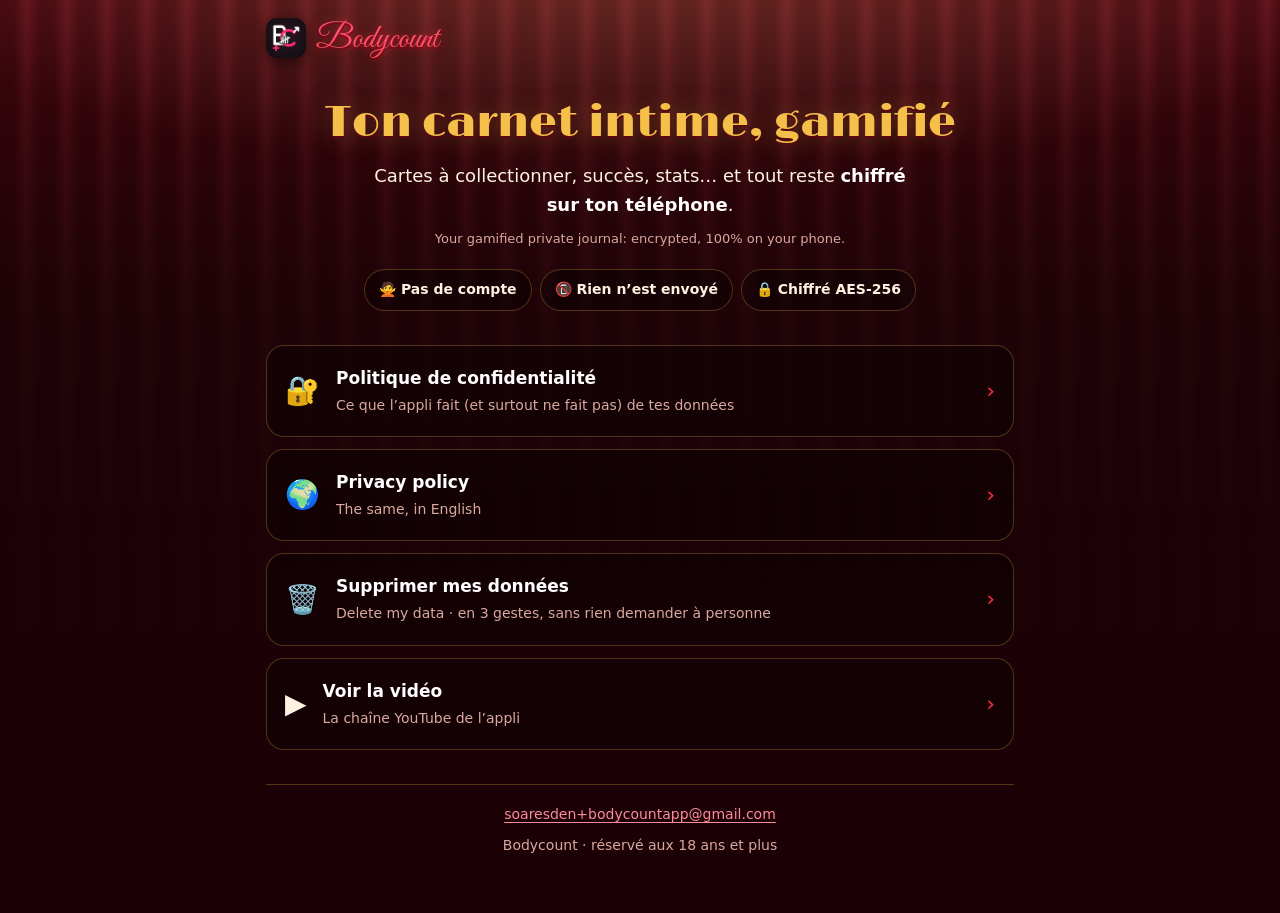
<file: index.html>
<!doctype html>
<html lang="fr">
<head>
<meta charset="utf-8">
<meta name="viewport" content="width=device-width, initial-scale=1">
<title>Bodycount</title>
<meta name="description" content="Bodycount : carnet intime gamifié, chiffré, 100 % sur ton téléphone. Confidentialité et suppression des données.">
<meta name="theme-color" content="#2A0409">
<link rel="icon" href="assets/icone.png">
<link rel="stylesheet" href="assets/style.css">
</head>
<body>
<div class="wrap">
<header class="top"><a class="brand" href="./"><img src="assets/icone.png" alt=""><span>Bodycount</span></a></header>

<section class="hero">
  <h1>Ton carnet intime, gamifié</h1>
  <p>Cartes à collectionner, succès, stats… et tout reste <strong>chiffré sur ton téléphone</strong>.</p>
  <p class="upd" lang="en">Your gamified private journal: encrypted, 100% on your phone.</p>
  <div class="pills"><span>🙅 Pas de compte</span><span>📵 Rien n’est envoyé</span><span>🔒 Chiffré AES-256</span></div>
</section>

<nav class="links">
  <a href="politique-de-confidentialite.html"><span class="ico">🔐</span><span><b>Politique de confidentialité</b><small>Ce que l’appli fait (et surtout ne fait pas) de tes données</small></span><span class="go">›</span></a>
  <a href="privacy-policy.html" lang="en"><span class="ico">🌍</span><span><b>Privacy policy</b><small>The same, in English</small></span><span class="go">›</span></a>
  <a href="supprimer-mes-donnees.html"><span class="ico">🗑️</span><span><b>Supprimer mes données</b><small>Delete my data · en 3 gestes, sans rien demander à personne</small></span><span class="go">›</span></a>
  <a href="https://www.youtube.com/@BodyCountApp"><span class="ico">▶️</span><span><b>Voir la vidéo</b><small>La chaîne YouTube de l’appli</small></span><span class="go">›</span></a>
</nav>

<footer><nav><a href="mailto:soaresden+bodycountapp@gmail.com">soaresden+bodycountapp@gmail.com</a></nav>Bodycount · réservé aux 18 ans et plus</footer>
</div>
</body>
</html>
</file>
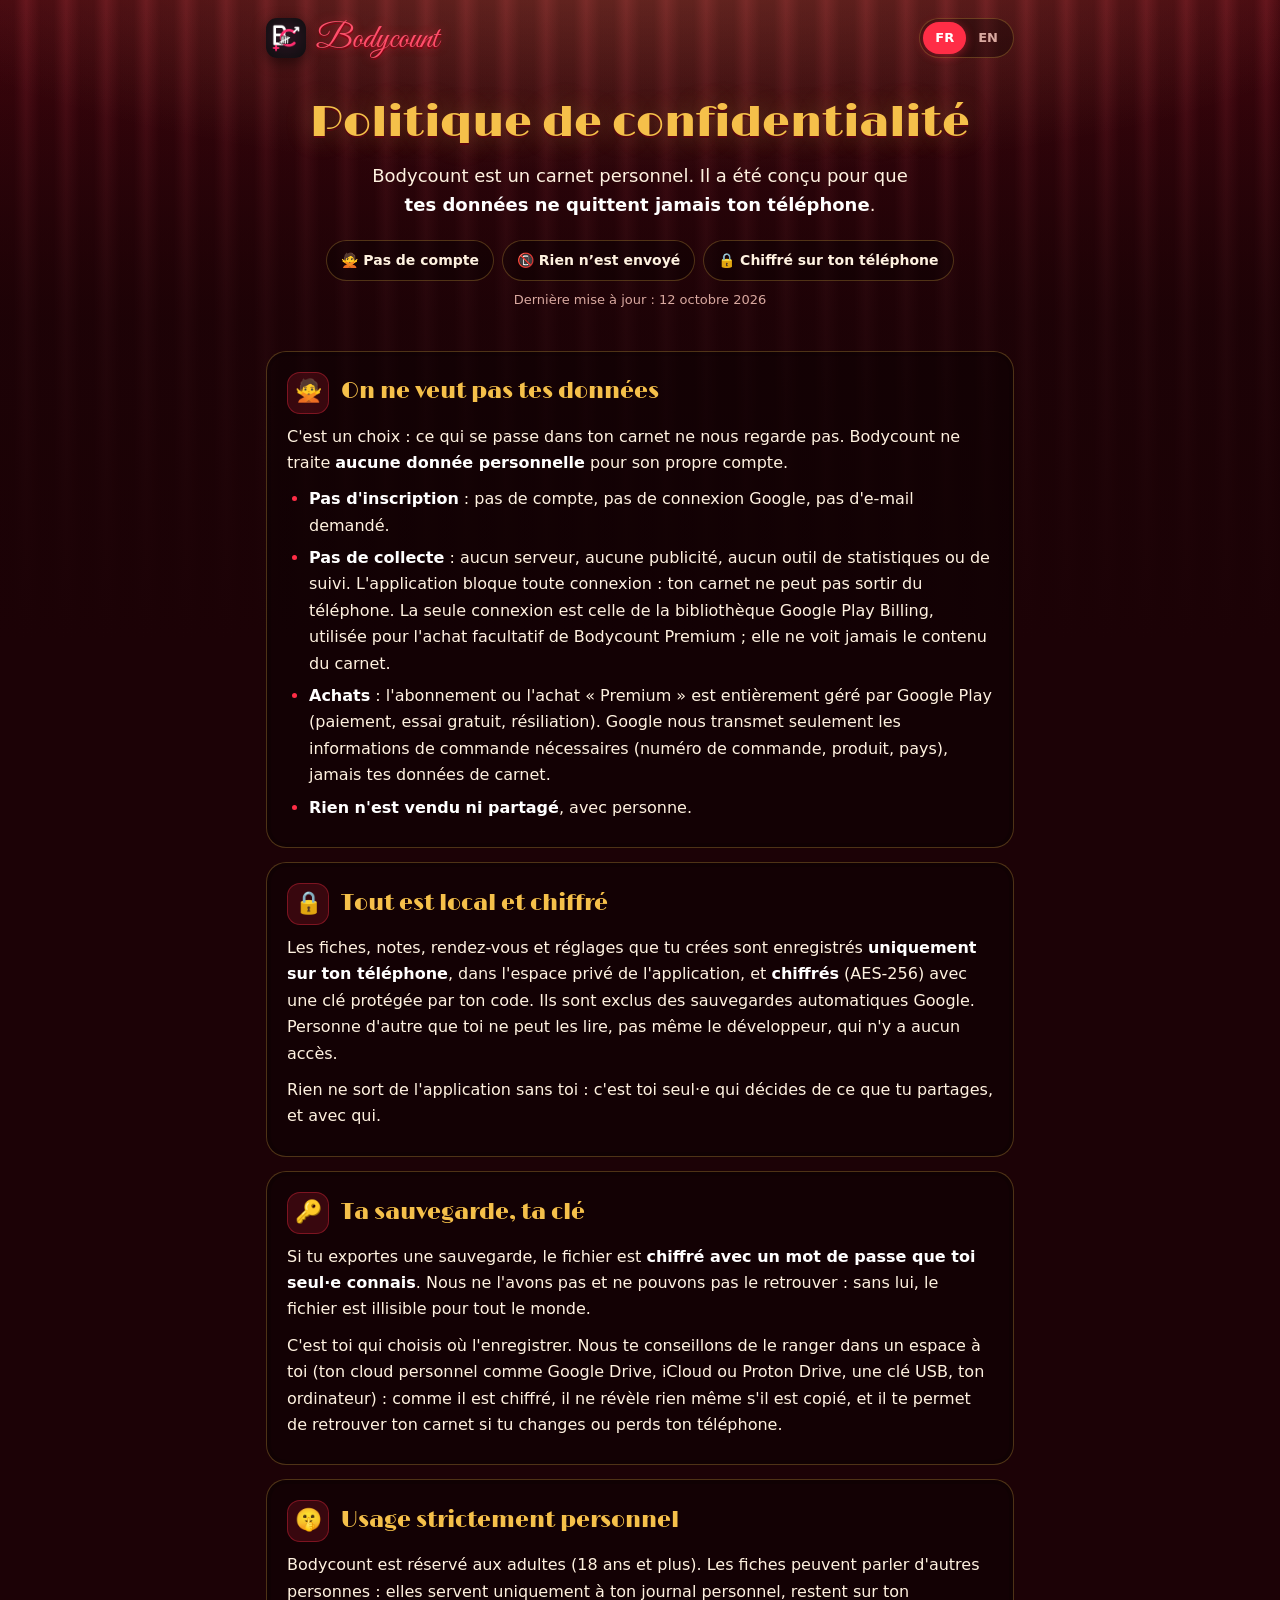
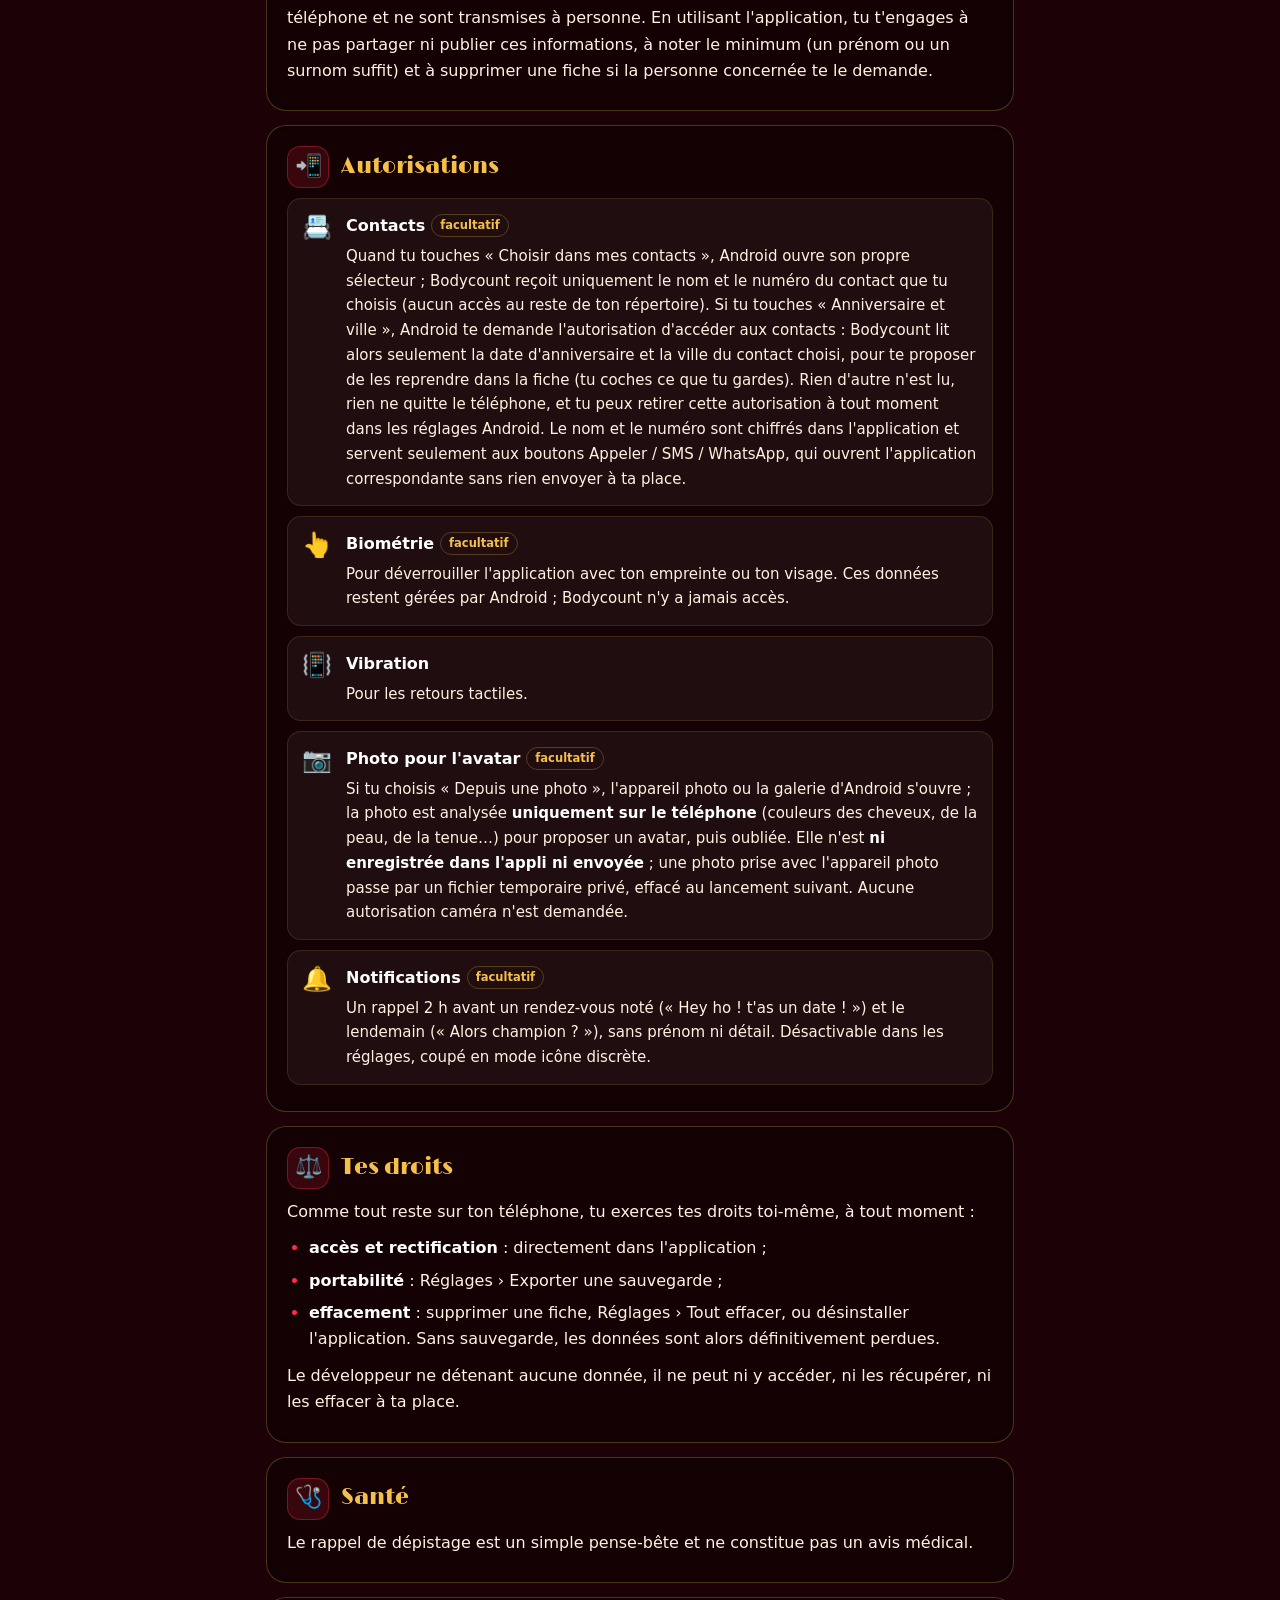
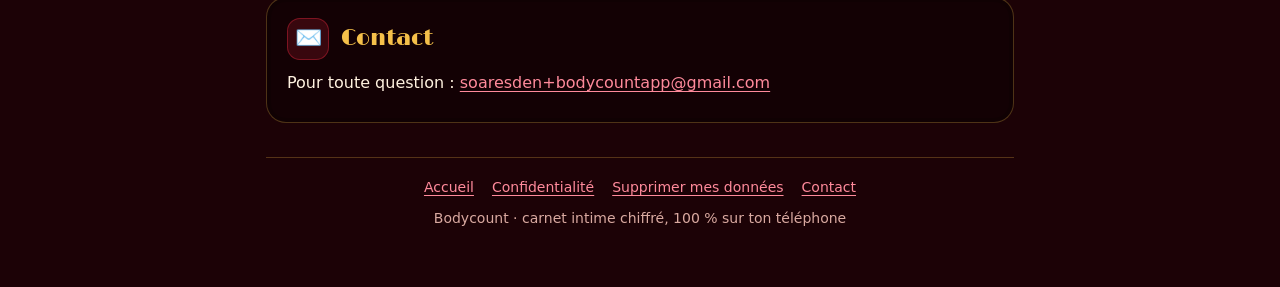
<file: politique-de-confidentialite.html>
<!doctype html>
<html lang="fr">
<head>
<meta charset="utf-8">
<meta name="viewport" content="width=device-width, initial-scale=1">
<title>Politique de confidentialité de Bodycount</title>
<meta name="description" content="Bodycount ne collecte aucune donnée : ton carnet reste chiffré sur ton téléphone.">
<meta name="theme-color" content="#2A0409">
<link rel="icon" href="assets/icone.png">
<link rel="stylesheet" href="assets/style.css">
</head>
<body>
<div class="wrap">
<header class="top"><a class="brand" href="./"><img src="assets/icone.png" alt=""><span>Bodycount</span></a>
<nav class="lang"><a href="politique-de-confidentialite.html" class="on" lang="fr">FR</a><a href="privacy-policy.html" class="" lang="en">EN</a></nav></header>
<section class="hero"><h1>Politique de confidentialité</h1><p>Bodycount est un carnet personnel. Il a été conçu pour que <strong>tes données ne quittent jamais ton téléphone</strong>.</p>
<div class="pills"><span>🙅 Pas de compte</span><span>📵 Rien n’est envoyé</span><span>🔒 Chiffré sur ton téléphone</span></div><p class="upd">Dernière mise à jour : 12 octobre 2026</p></section>
<section class="card"><h2><span class="ico">🙅</span>On ne veut pas tes données</h2>
<p>C'est un choix : ce qui se passe dans ton carnet ne nous regarde pas. Bodycount ne traite <strong>aucune donnée personnelle</strong> pour son propre compte.</p>
<ul>
  <li><strong>Pas d'inscription</strong> : pas de compte, pas de connexion Google, pas d'e-mail demandé.</li>
  <li><strong>Pas de collecte</strong> : aucun serveur, aucune publicité, aucun outil de statistiques ou de suivi. L'application bloque toute connexion : ton carnet ne peut pas sortir du téléphone. La seule connexion est celle de la bibliothèque Google Play Billing, utilisée pour l'achat facultatif de Bodycount Premium ; elle ne voit jamais le contenu du carnet.</li>
  <li><strong>Achats</strong> : l'abonnement ou l'achat « Premium » est entièrement géré par Google Play (paiement, essai gratuit, résiliation). Google nous transmet seulement les informations de commande nécessaires (numéro de commande, produit, pays), jamais tes données de carnet.</li>
  <li><strong>Rien n'est vendu ni partagé</strong>, avec personne.</li>
</ul>
</section>
<section class="card"><h2><span class="ico">🔒</span>Tout est local et chiffré</h2>
<p>Les fiches, notes, rendez-vous et réglages que tu crées sont enregistrés <strong>uniquement sur ton téléphone</strong>, dans l'espace privé de l'application, et <strong>chiffrés</strong> (AES-256) avec une clé protégée par ton code. Ils sont exclus des sauvegardes automatiques Google. Personne d'autre que toi ne peut les lire, pas même le développeur, qui n'y a aucun accès.</p>
<p>Rien ne sort de l'application sans toi : c'est toi seul·e qui décides de ce que tu partages, et avec qui.</p>
</section>
<section class="card"><h2><span class="ico">🔑</span>Ta sauvegarde, ta clé</h2>
<p>Si tu exportes une sauvegarde, le fichier est <strong>chiffré avec un mot de passe que toi seul·e connais</strong>. Nous ne l'avons pas et ne pouvons pas le retrouver : sans lui, le fichier est illisible pour tout le monde.</p>
<p>C'est toi qui choisis où l'enregistrer. Nous te conseillons de le ranger dans un espace à toi (ton cloud personnel comme Google Drive, iCloud ou Proton Drive, une clé USB, ton ordinateur) : comme il est chiffré, il ne révèle rien même s'il est copié, et il te permet de retrouver ton carnet si tu changes ou perds ton téléphone.</p>
</section>
<section class="card"><h2><span class="ico">🤫</span>Usage strictement personnel</h2>
<p>Bodycount est réservé aux adultes (18 ans et plus). Les fiches peuvent parler d'autres personnes : elles servent uniquement à ton journal personnel, restent sur ton téléphone et ne sont transmises à personne. En utilisant l'application, tu t'engages à ne pas partager ni publier ces informations, à noter le minimum (un prénom ou un surnom suffit) et à supprimer une fiche si la personne concernée te le demande.</p>
</section>
<section class="card"><h2><span class="ico">📲</span>Autorisations</h2>
<ul class="perms">
  <li><span class="pi">📇</span><div><span class="pn">Contacts</span><span class="tag">facultatif</span><p>Quand tu touches « Choisir dans mes contacts », Android ouvre son propre sélecteur ; Bodycount reçoit uniquement le nom et le numéro du contact que tu choisis (aucun accès au reste de ton répertoire). Si tu touches « Anniversaire et ville », Android te demande l'autorisation d'accéder aux contacts : Bodycount lit alors seulement la date d'anniversaire et la ville du contact choisi, pour te proposer de les reprendre dans la fiche (tu coches ce que tu gardes). Rien d'autre n'est lu, rien ne quitte le téléphone, et tu peux retirer cette autorisation à tout moment dans les réglages Android. Le nom et le numéro sont chiffrés dans l'application et servent seulement aux boutons Appeler / SMS / WhatsApp, qui ouvrent l'application correspondante sans rien envoyer à ta place.</p></div></li>
  <li><span class="pi">👆</span><div><span class="pn">Biométrie</span><span class="tag">facultatif</span><p>Pour déverrouiller l'application avec ton empreinte ou ton visage. Ces données restent gérées par Android ; Bodycount n'y a jamais accès.</p></div></li>
  <li><span class="pi">📳</span><div><span class="pn">Vibration</span><p>Pour les retours tactiles.</p></div></li>
  <li><span class="pi">📷</span><div><span class="pn">Photo pour l'avatar</span><span class="tag">facultatif</span><p>Si tu choisis « Depuis une photo », l'appareil photo ou la galerie d'Android s'ouvre ; la photo est analysée <strong>uniquement sur le téléphone</strong> (couleurs des cheveux, de la peau, de la tenue…) pour proposer un avatar, puis oubliée. Elle n'est <strong>ni enregistrée dans l'appli ni envoyée</strong> ; une photo prise avec l'appareil photo passe par un fichier temporaire privé, effacé au lancement suivant. Aucune autorisation caméra n'est demandée.</p></div></li>
  <li><span class="pi">🔔</span><div><span class="pn">Notifications</span><span class="tag">facultatif</span><p>Un rappel 2 h avant un rendez-vous noté (« Hey ho ! t'as un date ! ») et le lendemain (« Alors champion ? »), sans prénom ni détail. Désactivable dans les réglages, coupé en mode icône discrète.</p></div></li>
</ul>
</section>
<section class="card"><h2><span class="ico">⚖️</span>Tes droits</h2>
<p>Comme tout reste sur ton téléphone, tu exerces tes droits toi-même, à tout moment :</p>
<ul>
  <li><strong>accès et rectification</strong> : directement dans l'application ;</li>
  <li><strong>portabilité</strong> : Réglages › Exporter une sauvegarde ;</li>
  <li><strong>effacement</strong> : supprimer une fiche, Réglages › Tout effacer, ou désinstaller l'application. Sans sauvegarde, les données sont alors définitivement perdues.</li>
</ul>
<p>Le développeur ne détenant aucune donnée, il ne peut ni y accéder, ni les récupérer, ni les effacer à ta place.</p>
</section>
<section class="card"><h2><span class="ico">🩺</span>Santé</h2>
<p>Le rappel de dépistage est un simple pense-bête et ne constitue pas un avis médical.</p>
</section>
<section class="card"><h2><span class="ico">✉️</span>Contact</h2>
<p>Pour toute question : <a href="mailto:soaresden+bodycountapp@gmail.com">soaresden+bodycountapp@gmail.com</a></p>
</section>
<footer><nav><a href="./">Accueil</a><a href="politique-de-confidentialite.html">Confidentialité</a><a href="supprimer-mes-donnees.html">Supprimer mes données</a><a href="mailto:soaresden+bodycountapp@gmail.com">Contact</a></nav>Bodycount · carnet intime chiffré, 100 % sur ton téléphone</footer>
</div>
</body>
</html>
</file>
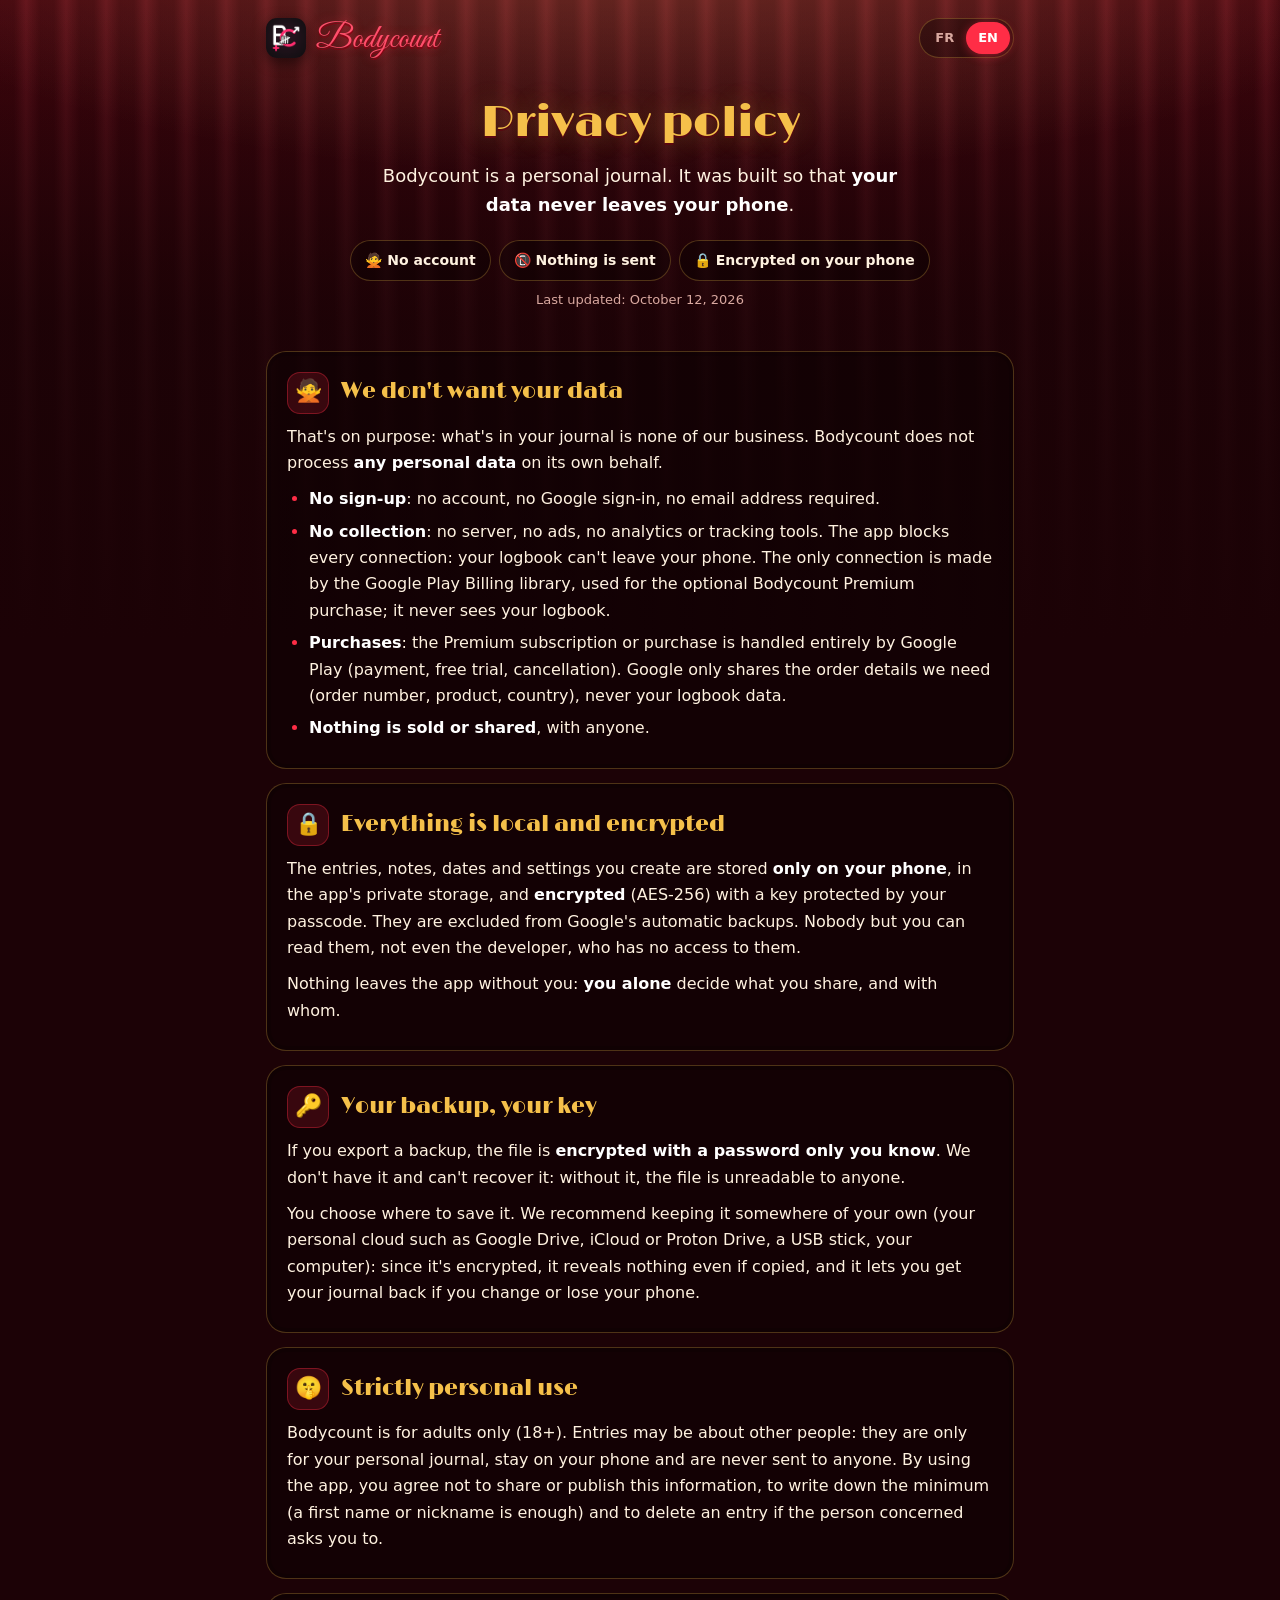
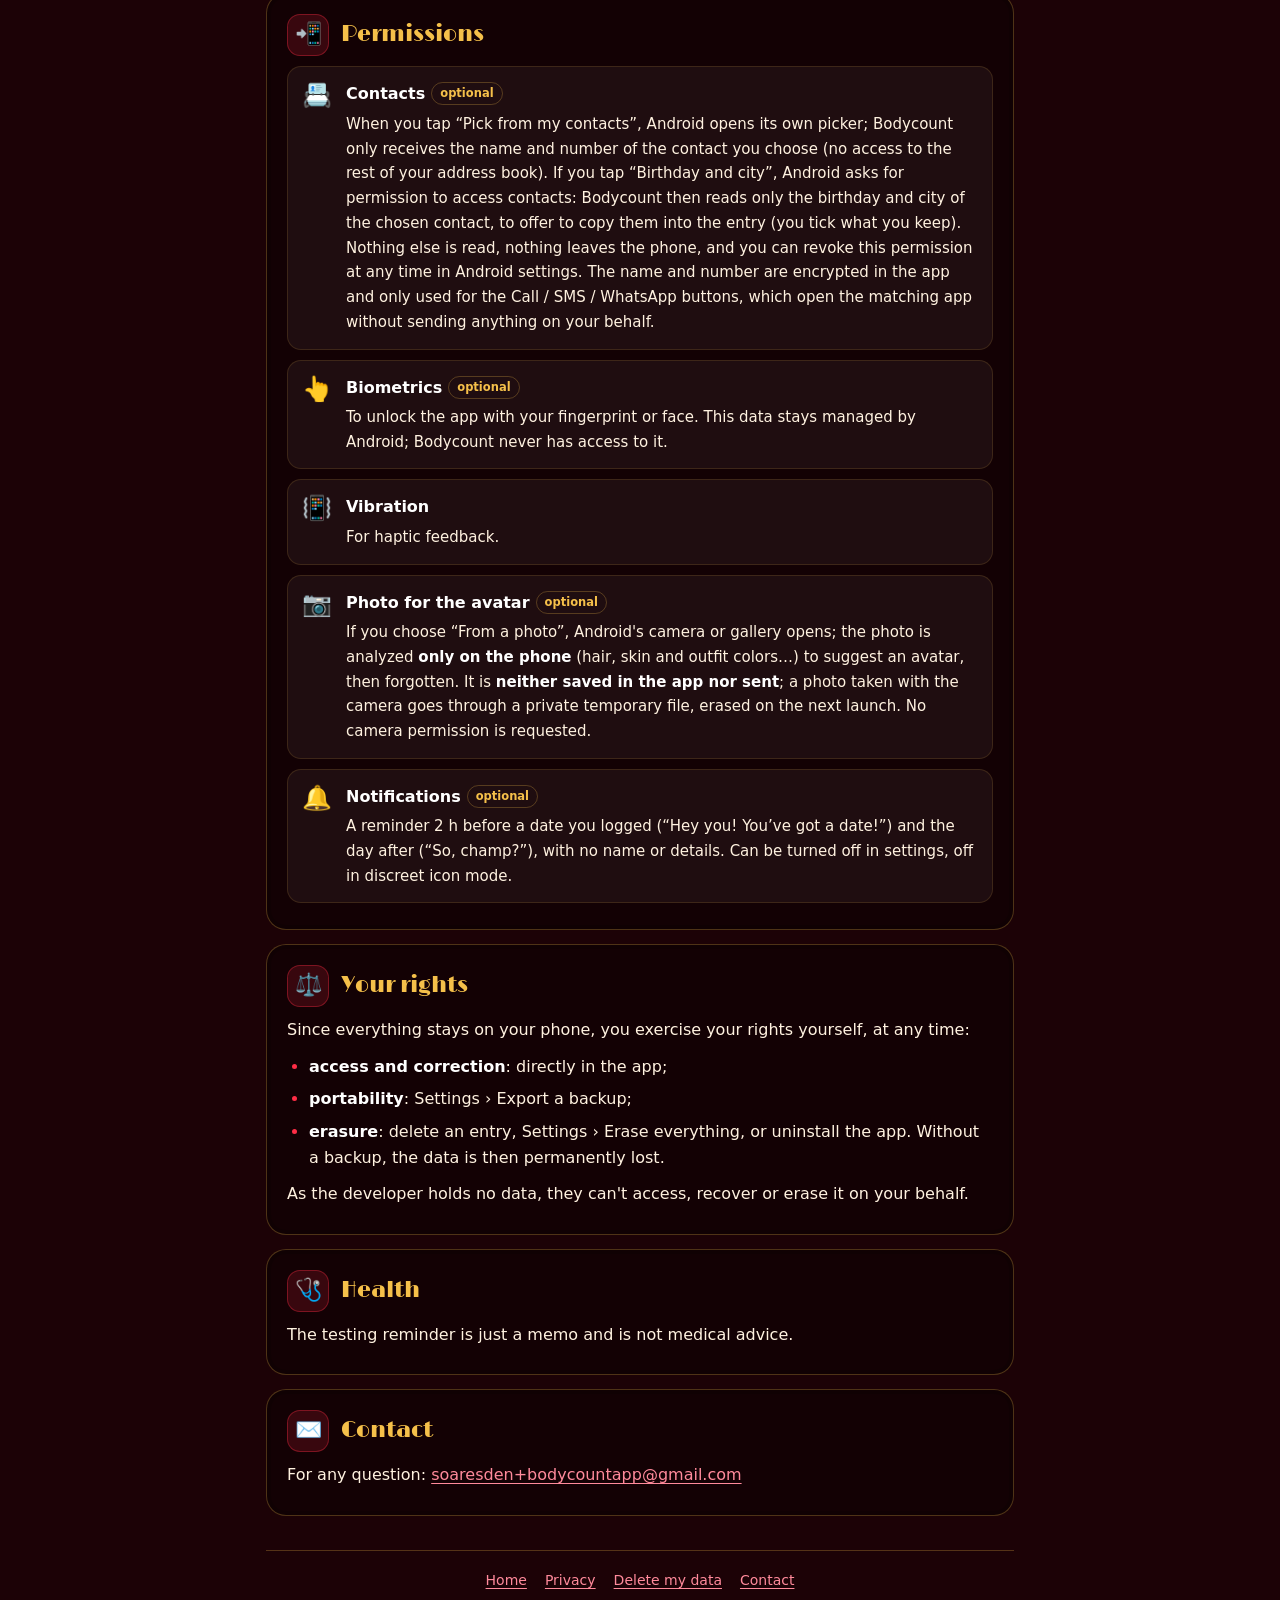
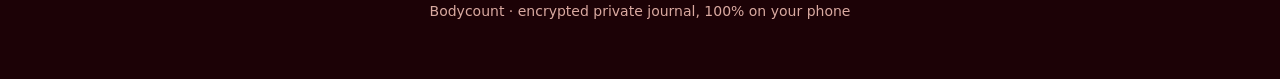
<file: privacy-policy.html>
<!doctype html>
<html lang="en">
<head>
<meta charset="utf-8">
<meta name="viewport" content="width=device-width, initial-scale=1">
<title>Bodycount privacy policy</title>
<meta name="description" content="Bodycount collects no data: your journal stays encrypted on your phone.">
<meta name="theme-color" content="#2A0409">
<link rel="icon" href="assets/icone.png">
<link rel="stylesheet" href="assets/style.css">
</head>
<body>
<div class="wrap">
<header class="top"><a class="brand" href="./"><img src="assets/icone.png" alt=""><span>Bodycount</span></a>
<nav class="lang"><a href="politique-de-confidentialite.html" class="" lang="fr">FR</a><a href="privacy-policy.html" class="on" lang="en">EN</a></nav></header>
<section class="hero"><h1>Privacy policy</h1><p>Bodycount is a personal journal. It was built so that <strong>your data never leaves your phone</strong>.</p>
<div class="pills"><span>🙅 No account</span><span>📵 Nothing is sent</span><span>🔒 Encrypted on your phone</span></div><p class="upd">Last updated: October 12, 2026</p></section>
<section class="card"><h2><span class="ico">🙅</span>We don't want your data</h2>
<p>That's on purpose: what's in your journal is none of our business. Bodycount does not process <strong>any personal data</strong> on its own behalf.</p>
<ul>
  <li><strong>No sign-up</strong>: no account, no Google sign-in, no email address required.</li>
  <li><strong>No collection</strong>: no server, no ads, no analytics or tracking tools. The app blocks every connection: your logbook can't leave your phone. The only connection is made by the Google Play Billing library, used for the optional Bodycount Premium purchase; it never sees your logbook.</li>
  <li><strong>Purchases</strong>: the Premium subscription or purchase is handled entirely by Google Play (payment, free trial, cancellation). Google only shares the order details we need (order number, product, country), never your logbook data.</li>
  <li><strong>Nothing is sold or shared</strong>, with anyone.</li>
</ul>
</section>
<section class="card"><h2><span class="ico">🔒</span>Everything is local and encrypted</h2>
<p>The entries, notes, dates and settings you create are stored <strong>only on your phone</strong>, in the app's private storage, and <strong>encrypted</strong> (AES-256) with a key protected by your passcode. They are excluded from Google's automatic backups. Nobody but you can read them, not even the developer, who has no access to them.</p>
<p>Nothing leaves the app without you: <strong>you alone</strong> decide what you share, and with whom.</p>
</section>
<section class="card"><h2><span class="ico">🔑</span>Your backup, your key</h2>
<p>If you export a backup, the file is <strong>encrypted with a password only you know</strong>. We don't have it and can't recover it: without it, the file is unreadable to anyone.</p>
<p>You choose where to save it. We recommend keeping it somewhere of your own (your personal cloud such as Google Drive, iCloud or Proton Drive, a USB stick, your computer): since it's encrypted, it reveals nothing even if copied, and it lets you get your journal back if you change or lose your phone.</p>
</section>
<section class="card"><h2><span class="ico">🤫</span>Strictly personal use</h2>
<p>Bodycount is for adults only (18+). Entries may be about other people: they are only for your personal journal, stay on your phone and are never sent to anyone. By using the app, you agree not to share or publish this information, to write down the minimum (a first name or nickname is enough) and to delete an entry if the person concerned asks you to.</p>
</section>
<section class="card"><h2><span class="ico">📲</span>Permissions</h2>
<ul class="perms">
  <li><span class="pi">📇</span><div><span class="pn">Contacts</span><span class="tag">optional</span><p>When you tap “Pick from my contacts”, Android opens its own picker; Bodycount only receives the name and number of the contact you choose (no access to the rest of your address book). If you tap “Birthday and city”, Android asks for permission to access contacts: Bodycount then reads only the birthday and city of the chosen contact, to offer to copy them into the entry (you tick what you keep). Nothing else is read, nothing leaves the phone, and you can revoke this permission at any time in Android settings. The name and number are encrypted in the app and only used for the Call / SMS / WhatsApp buttons, which open the matching app without sending anything on your behalf.</p></div></li>
  <li><span class="pi">👆</span><div><span class="pn">Biometrics</span><span class="tag">optional</span><p>To unlock the app with your fingerprint or face. This data stays managed by Android; Bodycount never has access to it.</p></div></li>
  <li><span class="pi">📳</span><div><span class="pn">Vibration</span><p>For haptic feedback.</p></div></li>
  <li><span class="pi">📷</span><div><span class="pn">Photo for the avatar</span><span class="tag">optional</span><p>If you choose “From a photo”, Android's camera or gallery opens; the photo is analyzed <strong>only on the phone</strong> (hair, skin and outfit colors…) to suggest an avatar, then forgotten. It is <strong>neither saved in the app nor sent</strong>; a photo taken with the camera goes through a private temporary file, erased on the next launch. No camera permission is requested.</p></div></li>
  <li><span class="pi">🔔</span><div><span class="pn">Notifications</span><span class="tag">optional</span><p>A reminder 2 h before a date you logged (“Hey you! You’ve got a date!”) and the day after (“So, champ?”), with no name or details. Can be turned off in settings, off in discreet icon mode.</p></div></li>
</ul>
</section>
<section class="card"><h2><span class="ico">⚖️</span>Your rights</h2>
<p>Since everything stays on your phone, you exercise your rights yourself, at any time:</p>
<ul>
  <li><strong>access and correction</strong>: directly in the app;</li>
  <li><strong>portability</strong>: Settings › Export a backup;</li>
  <li><strong>erasure</strong>: delete an entry, Settings › Erase everything, or uninstall the app. Without a backup, the data is then permanently lost.</li>
</ul>
<p>As the developer holds no data, they can't access, recover or erase it on your behalf.</p>
</section>
<section class="card"><h2><span class="ico">🩺</span>Health</h2>
<p>The testing reminder is just a memo and is not medical advice.</p>
</section>
<section class="card"><h2><span class="ico">✉️</span>Contact</h2>
<p>For any question: <a href="mailto:soaresden+bodycountapp@gmail.com">soaresden+bodycountapp@gmail.com</a></p>
</section>
<footer><nav><a href="./">Home</a><a href="privacy-policy.html">Privacy</a><a href="supprimer-mes-donnees.html#en">Delete my data</a><a href="mailto:soaresden+bodycountapp@gmail.com">Contact</a></nav>Bodycount · encrypted private journal, 100% on your phone</footer>
</div>
</body>
</html>
</file>
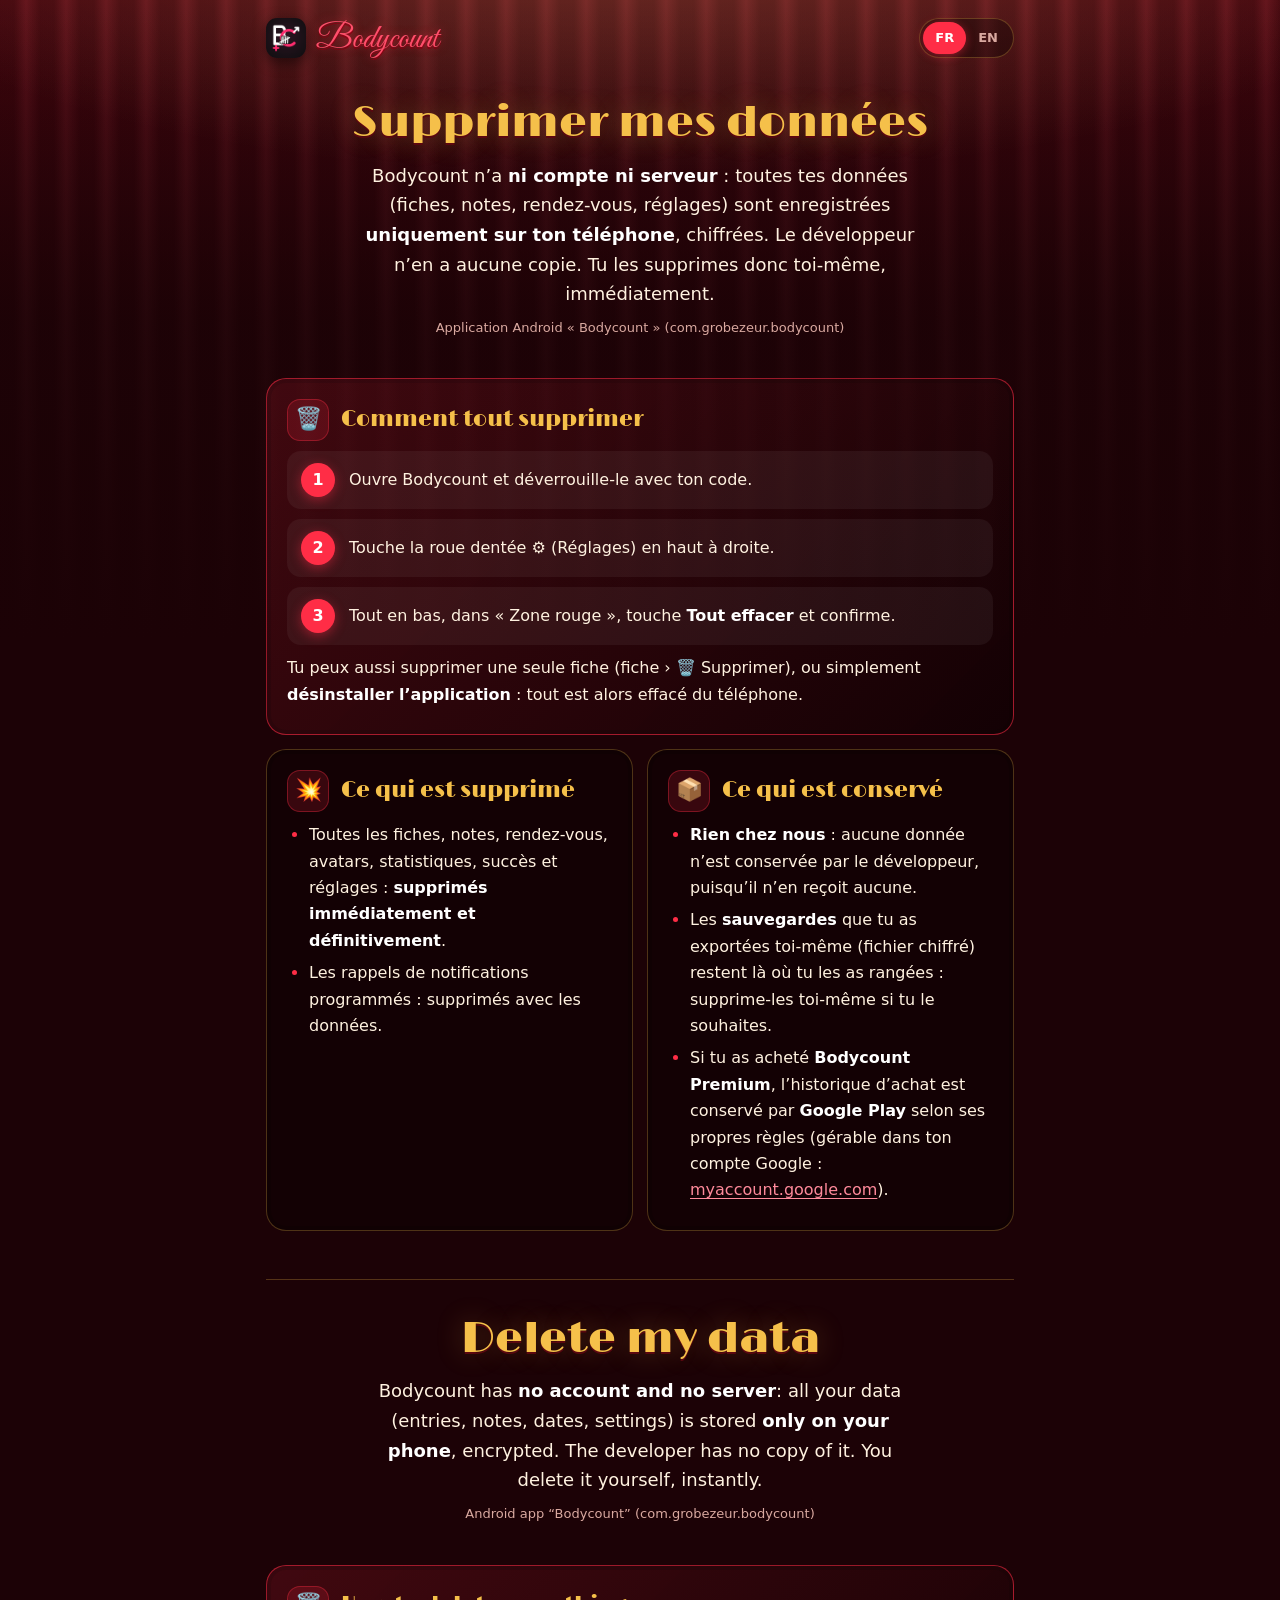
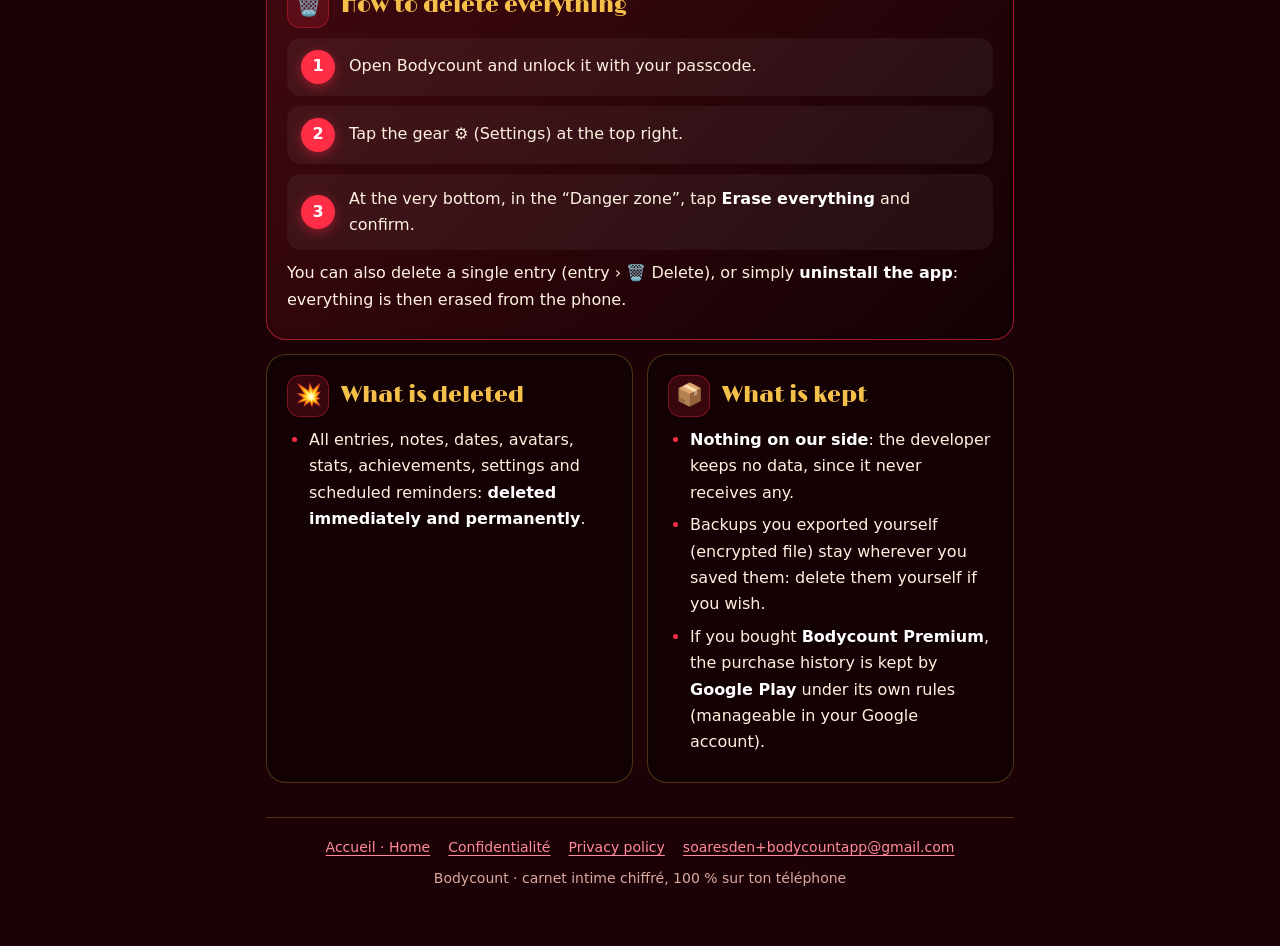
<file: supprimer-mes-donnees.html>
<!doctype html>
<html lang="fr">
<head>
<meta charset="utf-8">
<meta name="viewport" content="width=device-width, initial-scale=1">
<title>Bodycount — Supprimer mes données</title>
<meta name="description" content="Comment supprimer toutes tes données Bodycount / How to delete all your Bodycount data.">
<meta name="theme-color" content="#2A0409">
<link rel="icon" href="assets/icone.png">
<link rel="stylesheet" href="assets/style.css">
</head>
<body>
<div class="wrap">
<header class="top"><a class="brand" href="./"><img src="assets/icone.png" alt=""><span>Bodycount</span></a>
<nav class="lang"><a href="#fr" class="on" lang="fr">FR</a><a href="#en" lang="en">EN</a></nav></header>

<section class="hero" id="fr">
  <h1>Supprimer mes données</h1>
  <p>Bodycount n’a <b>ni compte ni serveur</b> : toutes tes données (fiches, notes, rendez-vous, réglages) sont enregistrées <b>uniquement sur ton téléphone</b>, chiffrées. Le développeur n’en a aucune copie. Tu les supprimes donc toi-même, immédiatement.</p>
  <p class="upd">Application Android « Bodycount » (com.grobezeur.bodycount)</p>
</section>

<section class="card hot">
  <h2><span class="ico">🗑️</span>Comment tout supprimer</h2>
  <ol class="steps">
    <li><span>Ouvre Bodycount et déverrouille-le avec ton code.</span></li>
    <li><span>Touche la roue dentée ⚙️ (Réglages) en haut à droite.</span></li>
    <li><span>Tout en bas, dans « Zone rouge », touche <b>Tout effacer</b> et confirme.</span></li>
  </ol>
  <p>Tu peux aussi supprimer une seule fiche (fiche › 🗑️ Supprimer), ou simplement <b>désinstaller l’application</b> : tout est alors effacé du téléphone.</p>
</section>

<div class="duo">
  <section class="card">
    <h2><span class="ico">💥</span>Ce qui est supprimé</h2>
    <ul>
      <li>Toutes les fiches, notes, rendez-vous, avatars, statistiques, succès et réglages : <b>supprimés immédiatement et définitivement</b>.</li>
      <li>Les rappels de notifications programmés : supprimés avec les données.</li>
    </ul>
  </section>
  <section class="card">
    <h2><span class="ico">📦</span>Ce qui est conservé</h2>
    <ul>
      <li><b>Rien chez nous</b> : aucune donnée n’est conservée par le développeur, puisqu’il n’en reçoit aucune.</li>
      <li>Les <b>sauvegardes</b> que tu as exportées toi-même (fichier chiffré) restent là où tu les as rangées : supprime-les toi-même si tu le souhaites.</li>
      <li>Si tu as acheté <b>Bodycount Premium</b>, l’historique d’achat est conservé par <b>Google Play</b> selon ses propres règles (gérable dans ton compte Google : <a href="https://myaccount.google.com/">myaccount.google.com</a>).</li>
    </ul>
  </section>
</div>

<hr class="sep">

<section class="hero" id="en" lang="en">
  <h1>Delete my data</h1>
  <p>Bodycount has <b>no account and no server</b>: all your data (entries, notes, dates, settings) is stored <b>only on your phone</b>, encrypted. The developer has no copy of it. You delete it yourself, instantly.</p>
  <p class="upd">Android app “Bodycount” (com.grobezeur.bodycount)</p>
</section>

<div lang="en">
<section class="card hot">
  <h2><span class="ico">🗑️</span>How to delete everything</h2>
  <ol class="steps">
    <li><span>Open Bodycount and unlock it with your passcode.</span></li>
    <li><span>Tap the gear ⚙️ (Settings) at the top right.</span></li>
    <li><span>At the very bottom, in the “Danger zone”, tap <b>Erase everything</b> and confirm.</span></li>
  </ol>
  <p>You can also delete a single entry (entry › 🗑️ Delete), or simply <b>uninstall the app</b>: everything is then erased from the phone.</p>
</section>

<div class="duo">
  <section class="card">
    <h2><span class="ico">💥</span>What is deleted</h2>
    <ul><li>All entries, notes, dates, avatars, stats, achievements, settings and scheduled reminders: <b>deleted immediately and permanently</b>.</li></ul>
  </section>
  <section class="card">
    <h2><span class="ico">📦</span>What is kept</h2>
    <ul>
      <li><b>Nothing on our side</b>: the developer keeps no data, since it never receives any.</li>
      <li>Backups you exported yourself (encrypted file) stay wherever you saved them: delete them yourself if you wish.</li>
      <li>If you bought <b>Bodycount Premium</b>, the purchase history is kept by <b>Google Play</b> under its own rules (manageable in your Google account).</li>
    </ul>
  </section>
</div>
</div>

<footer><nav><a href="./">Accueil · Home</a><a href="politique-de-confidentialite.html">Confidentialité</a><a href="privacy-policy.html" lang="en">Privacy policy</a><a href="mailto:soaresden+bodycountapp@gmail.com">soaresden+bodycountapp@gmail.com</a></nav>Bodycount · carnet intime chiffré, 100 % sur ton téléphone</footer>
</div>
</body>
</html>
</file>
<file: assets/style.css>
/* Bodycount — pages publiques, aux couleurs du thème « Moulin » de l'appli. Aucune ressource externe. */
@font-face { font-family: 'GreatVibes'; src: url(great-vibes-latin-400-normal.woff2) format('woff2'); font-display: swap; }
@font-face { font-family: 'Limelight'; src: url(limelight-latin-400-normal.woff2) format('woff2'); font-display: swap; }

:root {
  --bg: #1c0206; --card: rgba(0,0,0,.32); --card2: rgba(255,255,255,.05);
  --border: rgba(245,192,74,.26); --text: #FFF2E0; --muted: #D9A9A0;
  --accent: #FF2D46; --link: #FF8A9B; --gold: #F5C04A;
  color-scheme: dark;
}
* { box-sizing: border-box; }
html { -webkit-text-size-adjust: 100%; }
body {
  margin: 0; color: var(--text); font: 16px/1.65 system-ui, -apple-system, 'Segoe UI', Roboto, sans-serif;
  background:
    radial-gradient(ellipse 90% 340px at 50% -60px, rgba(255,190,120,.22), transparent 70%),
    linear-gradient(rgba(28,2,6,0) 0, rgba(28,2,6,.55) 300px, var(--bg) 640px) top / 100% 640px no-repeat,
    repeating-linear-gradient(90deg, rgba(0,0,0,.26) 0 14px, rgba(255,255,255,.03) 26px, rgba(0,0,0,.26) 40px) top / 100% 640px no-repeat,
    linear-gradient(#5A0712 0, #2A0409 320px, var(--bg) 640px) top / 100% 640px no-repeat,
    var(--bg);
}
a { color: var(--link); text-underline-offset: 3px; }
a:hover { color: #fff; }
.wrap { max-width: 780px; margin: 0 auto; padding: 0 16px 56px; }

/* barre du haut */
.top { display: flex; align-items: center; gap: 10px; padding: 18px 0 6px; }
.brand { display: flex; align-items: center; gap: 10px; text-decoration: none; color: var(--text); }
.brand img { width: 40px; height: 40px; border-radius: 11px; box-shadow: 0 4px 14px rgba(0,0,0,.5); }
.brand span { font-family: 'GreatVibes', cursive; font-size: 34px; line-height: 1; color: #FF4F6B; text-shadow: 0 0 10px rgba(255,45,70,.55), 0 2px 0 #7a0010; padding-top: 4px; }
.lang { margin-left: auto; display: flex; padding: 3px; border-radius: 99px; background: var(--card); border: 1px solid var(--border); }
.lang a { padding: 5px 12px; border-radius: 99px; font-size: 13px; font-weight: 700; text-decoration: none; color: var(--muted); }
.lang a.on { background: var(--accent); color: #fff; box-shadow: 0 2px 10px rgba(255,45,70,.45); }

/* en-tête de page */
.hero { text-align: center; padding: 34px 0 26px; }
.hero h1 { margin: 0; font-family: 'Limelight', serif; font-weight: 400; font-size: clamp(30px, 7vw, 44px); line-height: 1.15; color: var(--gold); text-shadow: 0 2px 0 #5a0710, 0 0 28px rgba(245,192,74,.25); }
.hero p { margin: 12px auto 0; max-width: 560px; font-size: 18px; color: var(--text); }
.hero .upd { font-size: 13px; color: var(--muted); margin-top: 8px; }
.pills { display: flex; flex-wrap: wrap; justify-content: center; gap: 8px; margin-top: 20px; }
.pills span { display: inline-flex; align-items: center; gap: 7px; padding: 8px 14px; border-radius: 99px; background: var(--card); border: 1px solid var(--border); font-size: 14px; font-weight: 600; }

/* cartes de section */
.card { margin: 14px 0; padding: 20px 20px 16px; border-radius: 20px; background: var(--card); border: 1px solid var(--border); box-shadow: inset 0 0 0 4px rgba(0,0,0,.12); }
.card h2 { display: flex; align-items: center; gap: 12px; margin: 0 0 10px; font-family: 'Limelight', serif; font-weight: 400; font-size: 22px; line-height: 1.2; color: var(--gold); }
.card h2 .ico { flex: none; display: grid; place-items: center; width: 42px; height: 42px; border-radius: 13px; background: rgba(255,45,70,.16); border: 1px solid rgba(255,45,70,.35); font-size: 22px; }
.card p { margin: 0 0 10px; }
.card ul, .card ol { margin: 0 0 10px; padding-left: 22px; }
.card li { margin: 6px 0; }
.card li::marker { color: var(--accent); }
strong, b { color: #fff; }

/* liste des autorisations */
.perms { list-style: none; padding: 0 !important; display: grid; gap: 10px; }
.perms li { display: flex; gap: 14px; margin: 0; padding: 14px; border-radius: 14px; background: var(--card2); border: 1px solid rgba(245,192,74,.14); }
.perms .pi { flex: none; font-size: 24px; line-height: 1.2; }
.perms .pn { font-weight: 800; color: #fff; }
.perms .tag { display: inline-block; margin-left: 6px; padding: 1px 8px; border-radius: 99px; font-size: 11.5px; font-weight: 700; color: var(--gold); border: 1px solid var(--border); vertical-align: 2px; }
.perms p { margin: 4px 0 0; color: var(--text); font-size: 15px; }

/* étapes (suppression) */
.steps { list-style: none; counter-reset: s; padding: 0 !important; display: grid; gap: 10px; }
.steps li { counter-increment: s; display: flex; align-items: center; gap: 14px; margin: 0; padding: 12px 14px; border-radius: 14px; background: var(--card2); }
.steps li::before { content: counter(s); flex: none; display: grid; place-items: center; width: 34px; height: 34px; border-radius: 50%; background: var(--accent); color: #fff; font-weight: 900; box-shadow: 0 3px 12px rgba(255,45,70,.45); }
.card.hot { border-color: rgba(255,45,70,.55); background: linear-gradient(135deg, rgba(255,45,70,.16), rgba(0,0,0,.3)); }
.duo { display: grid; grid-template-columns: 1fr 1fr; gap: 14px; }
.duo .card { margin: 0; }
@media (max-width: 640px) { .duo { grid-template-columns: 1fr; } }

/* liens de l'accueil */
.links { display: grid; gap: 12px; margin-top: 8px; }
.links a { display: flex; align-items: center; gap: 16px; padding: 18px; border-radius: 18px; background: var(--card); border: 1px solid var(--border); text-decoration: none; color: var(--text); transition: transform .15s, border-color .15s; }
.links a:hover { transform: translateY(-2px); border-color: var(--accent); }
.links .ico { font-size: 28px; }
.links b { display: block; font-size: 17px; }
.links small { color: var(--muted); font-size: 14px; }
.links .go { margin-left: auto; color: var(--accent); font-size: 22px; }

.sep { margin: 48px 0 0; border: 0; border-top: 1px solid var(--border); }
footer { margin-top: 34px; padding-top: 18px; border-top: 1px solid var(--border); text-align: center; color: var(--muted); font-size: 14px; }
footer nav { display: flex; flex-wrap: wrap; justify-content: center; gap: 6px 18px; margin-bottom: 8px; }
</file>
